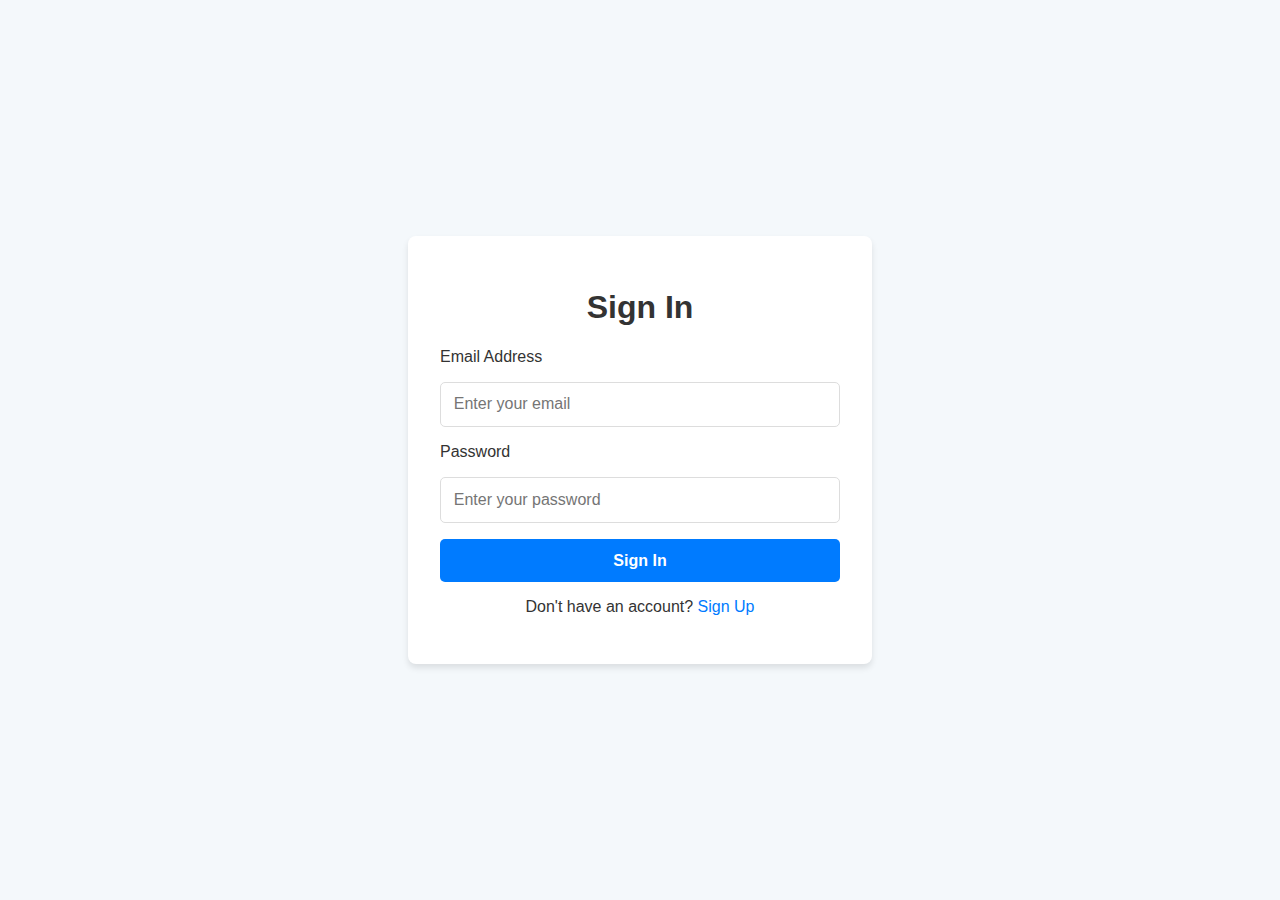
<file: index.html>
<!DOCTYPE html>
<html lang="en">
<head>
  <meta charset="UTF-8">
  <meta name="viewport" content="width=device-width, initial-scale=1.0">
  <title>Sign In / Sign Up</title>
  <link rel="stylesheet" href="styles.css">
</head>
<body>
  <div class="container">
    <!-- Sign-In Form -->
    <div id="signin-section">
      <h1>Sign In</h1>
      <form id="signin-form">
        <label for="signin-email">Email Address</label>
        <input type="email" id="signin-email" placeholder="Enter your email" required>

        <label for="signin-password">Password</label>
        <input type="password" id="signin-password" placeholder="Enter your password" required>

        <button type="submit">Sign In</button>
      </form>
      <p>Don't have an account? <a id="go-to-signup">Sign Up</a></p>
    </div>

    <!-- Sign-Up Form -->
    <div id="signup-section" class="hidden">
      <h1>Sign Up</h1>
      <form id="signup-form">
        <label for="first-name">First Name</label>
        <input type="text" id="first-name" placeholder="Enter your first name" required>

        <label for="last-name">Last Name</label>
        <input type="text" id="last-name" placeholder="Enter your last name" required>

        <label for="signup-email">Email Address</label>
        <input type="email" id="signup-email" placeholder="Enter your email" required>

        <label for="signup-password">Password</label>
        <input type="password" id="signup-password" placeholder="Create a password" required>

        <label for="confirm-password">Confirm Password</label>
        <input type="password" id="confirm-password" placeholder="Confirm your password" required>

        <label for="phone">Phone Number</label>
        <input type="tel" id="phone" placeholder="Enter your phone number" required>

        <button type="submit">Sign Up</button>
      </form>
      <p>Already have an account? <a id="go-to-signin">Sign In</a></p>
    </div>
  </div>
  <script src="script.js"></script>
</body>
</html>
</file>
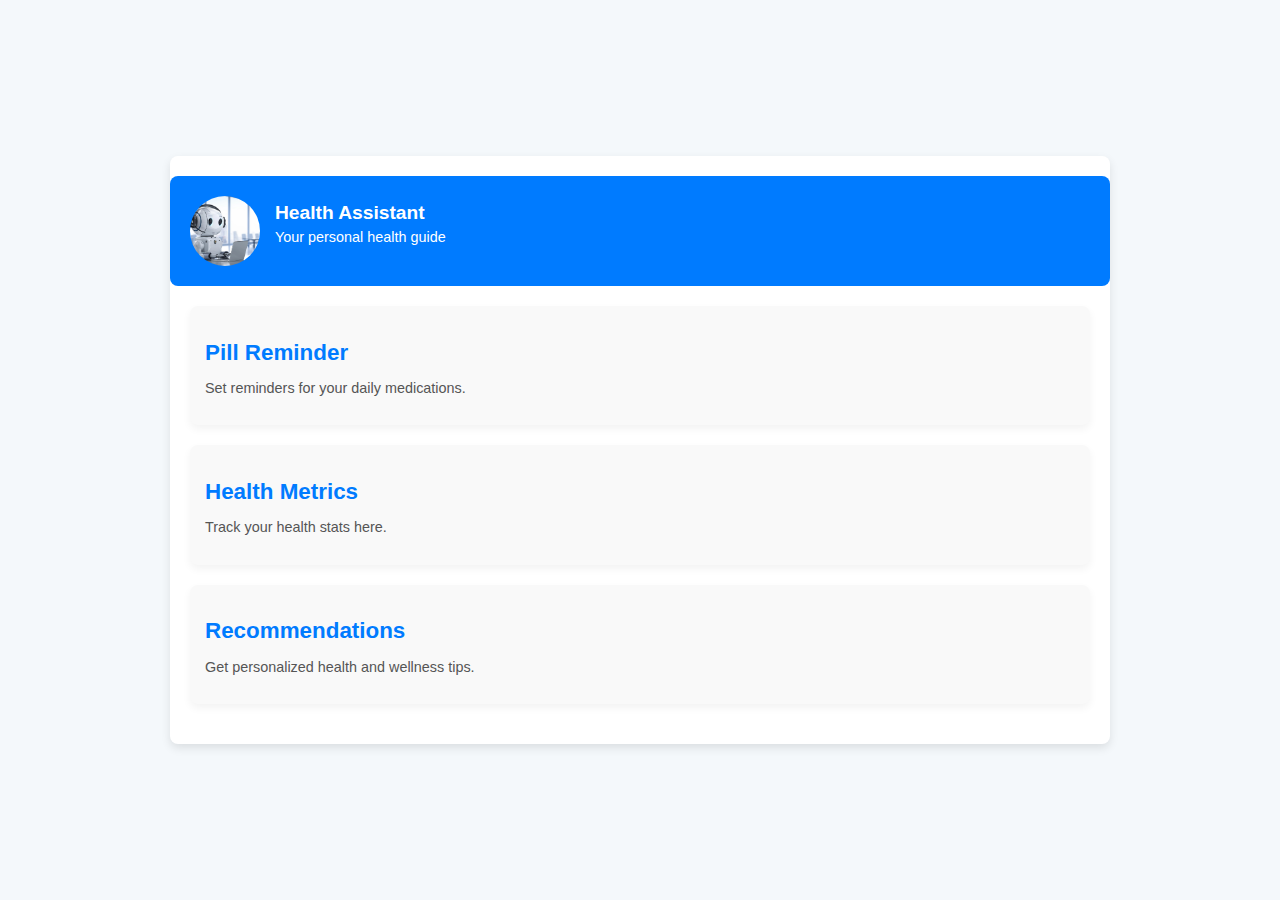
<file: dashboard.html>
<!DOCTYPE html>
<html lang="en">
<head>
  <meta charset="UTF-8">
  <meta name="viewport" content="width=device-width, initial-scale=1.0">
  <title>Dashboard</title>
  <link rel="stylesheet" href="dashboard.css">
</head>
<body>

  <div class="dashboard-container">
    <div class="chatbot-box">
      <div class="chatbot-icon">
        <img src="chatbot.jpg" alt="Chatbot Icon" />
      </div>
      <div class="chatbot-info">
        <h3>Health Assistant</h3>
        <p>Your personal health guide</p>
      </div>
    </div>

    <!-- Dashboard HTML -->

<div class="dashboard-content">
  <section>
    <h2><a href="pill_reminder.html" class="link">Pill Reminder</a></h2>
    <p>Set reminders for your daily medications.</p>
  </section>
  <section>
    <h2><a href="health_metrics.html" class="link">Health Metrics</a></h2>
    <p>Track your health stats here.</p>
  </section>
  <section>
    <h2>Recommendations</h2>
    <p>Get personalized health and wellness tips.</p>
  </section>
</div>

  </div>

  <script src="script.js"></script>
</body>
</html>
</file>
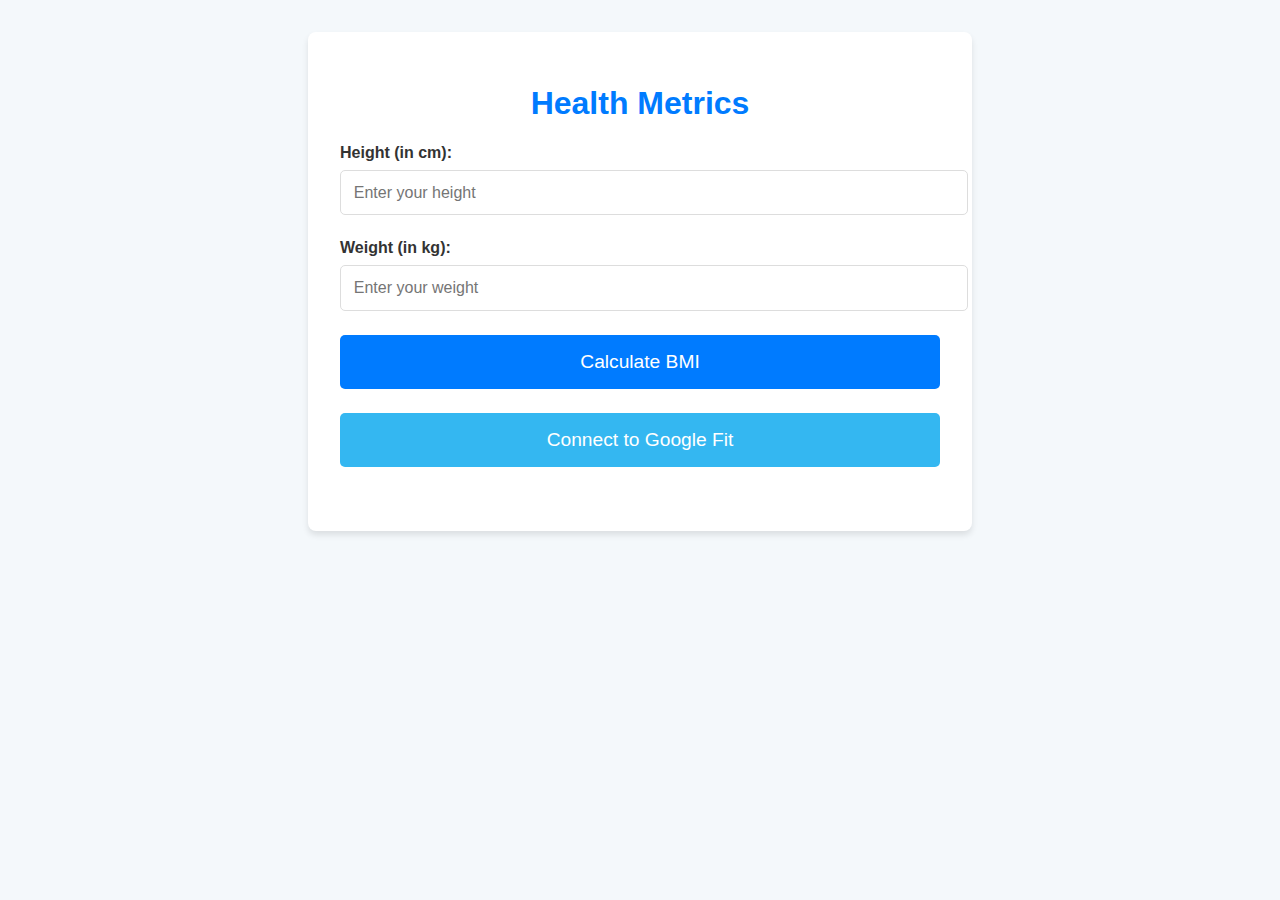
<file: health_metrics.html>
<!DOCTYPE html>
<html lang="en">
<head>
  <meta charset="UTF-8">
  <meta name="viewport" content="width=device-width, initial-scale=1.0">
  <title>Health Metrics</title>
  <style>
    /* General Styles */
    body {
      font-family: 'Segoe UI', Tahoma, Geneva, Verdana, sans-serif;
      margin: 0;
      padding: 0;
      background: #f4f8fb;
      color: #333;
    }

    .container {
      max-width: 600px;
      margin: 2rem auto;
      background: #fff;
      padding: 2rem;
      border-radius: 8px;
      box-shadow: 0px 4px 6px rgba(0, 0, 0, 0.1);
    }

    h1 {
      text-align: center;
      font-size: 2rem;
      color: #007bff;
    }

    .form-group {
      margin-bottom: 1.5rem;
    }

    .form-group label {
      font-weight: bold;
    }

    .form-group input {
      width: 100%;
      padding: 0.8rem;
      margin-top: 0.5rem;
      border-radius: 5px;
      border: 1px solid #ddd;
      font-size: 1rem;
    }

    .result {
      margin-top: 1.5rem;
      font-weight: bold;
      font-size: 1.2rem;
    }

    .result span {
      color: #007bff;
    }

    .btn {
      display: block;
      width: 100%;
      padding: 1rem;
      font-size: 1.2rem;
      background-color: #007bff;
      color: white;
      border: none;
      border-radius: 5px;
      cursor: pointer;
      margin-top: 1rem;
    }

    .btn:hover {
      background-color: #0056b3;
    }

    .metrics-result {
      margin-top: 2rem;
    }

    .metrics-result p {
      font-size: 1.2rem;
    }

    .metrics-result span {
      color: #007bff;
    }

    .connect-googlefit {
      margin-top: 1rem;
      background-color: #34b7f1;
    }

    .connect-googlefit:hover {
      background-color: #0288d1;
    }

  </style>
</head>
<body>

  <div class="container">
    <h1>Health Metrics</h1>

    <!-- Height and Weight Form -->
    <div class="form-group">
      <label for="height">Height (in cm):</label>
      <input type="number" id="height" placeholder="Enter your height" />
    </div>
    <div class="form-group">
      <label for="weight">Weight (in kg):</label>
      <input type="number" id="weight" placeholder="Enter your weight" />
    </div>

    <button class="btn" onclick="calculateBMI()">Calculate BMI</button>

    <div class="result" id="bmiResult"></div>

    <!-- Connect to Google Fit -->
    <button class="btn connect-googlefit" onclick="connectGoogleFit()">Connect to Google Fit</button>

    <!-- Google Fit Metrics -->
    <div class="metrics-result" id="googleFitMetrics"></div>
  </div>

  <script>
    // Function to calculate BMI
    function calculateBMI() {
      const height = document.getElementById('height').value;
      const weight = document.getElementById('weight').value;

      if (!height || !weight) {
        alert('Please enter both height and weight!');
        return;
      }

      // Convert height to meters
      const heightInMeters = height / 100;
      // Calculate BMI
      const bmi = (weight / (heightInMeters * heightInMeters)).toFixed(2);

      // Determine BMI classification
      let classification = '';
      if (bmi < 18.5) {
        classification = 'Underweight';
      } else if (bmi >= 18.5 && bmi <= 24.9) {
        classification = 'Normal weight';
      } else {
        classification = 'Overweight';
      }

      // Display the result
      document.getElementById('bmiResult').innerHTML = `Your BMI: <span>${bmi}</span> (${classification})`;
    }

    // Function to simulate connection to Google Fit
    function connectGoogleFit() {
      // Simulate Google Fit data (mocked data for this example)
      const heartRate = Math.floor(Math.random() * (100 - 60 + 1)) + 60;  // Random heart rate between 60 and 100
      const stepsWalked = Math.floor(Math.random() * (15000 - 5000 + 1)) + 5000;  // Random steps between 5000 and 15000
      const caloriesBurnt = Math.floor(Math.random() * (500 - 200 + 1)) + 200;  // Random calories burnt between 200 and 500

      // Show the data in the metrics section
      document.getElementById('googleFitMetrics').innerHTML = `
        <p>Heart Rate: <span>${heartRate} bpm</span></p>
        <p>Steps Walked: <span>${stepsWalked} steps</span></p>
        <p>Calories Burnt: <span>${caloriesBurnt} kcal</span></p>
      `;
    }
  </script>

</body>
</html>
</file>
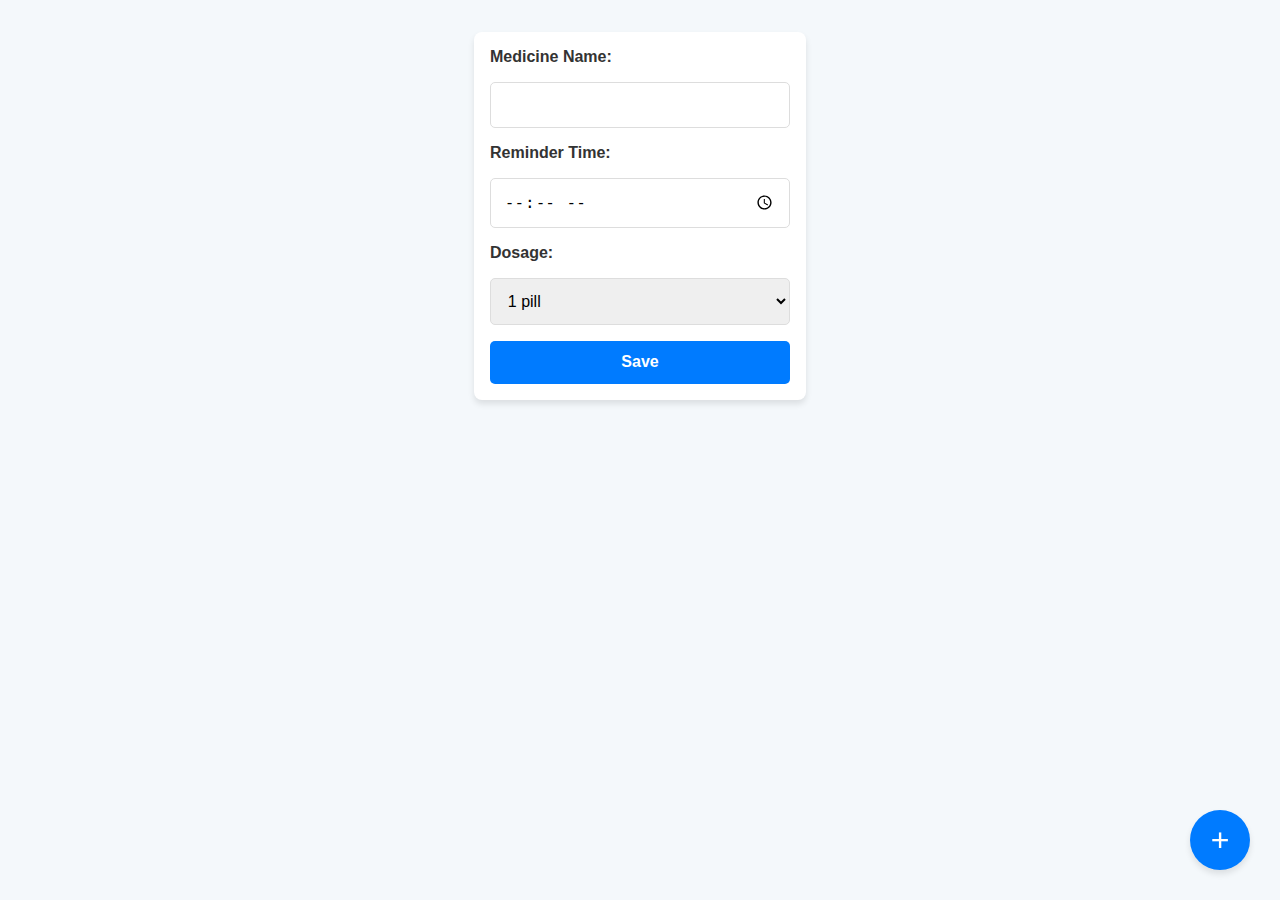
<file: pill_reminder.html>
<!DOCTYPE html>
<html lang="en">
<head>
  <meta charset="UTF-8">
  <meta name="viewport" content="width=device-width, initial-scale=1.0">
  <title>Pill Reminder</title>
  <style>
    /* General Styles */
    body {
      font-family: 'Segoe UI', Tahoma, Geneva, Verdana, sans-serif;
      margin: 0;
      padding: 0;
      background: #f4f8fb;
      color: #333;
    }

    .pill-reminder-form {
      display: flex;
      flex-direction: column;
      gap: 1rem;
      width: 300px;
      margin: 2rem auto;
      background: #ffffff;
      padding: 1rem;
      border-radius: 8px;
      box-shadow: 0px 4px 6px rgba(0, 0, 0, 0.1);
    }

    .pill-reminder-form label {
      font-weight: bold;
    }

    .pill-reminder-form input,
    .pill-reminder-form select {
      padding: 0.8rem;
      border-radius: 5px;
      border: 1px solid #ddd;
      font-size: 1rem;
    }

    .pill-reminder-form button {
      padding: 0.8rem;
      font-size: 1rem;
      font-weight: bold;
      background: #007bff;
      color: white;
      border: none;
      border-radius: 5px;
      cursor: pointer;
    }

    .pill-reminder-form button:hover {
      background: #0056b3;
    }

    /* Floating Plus Icon */
    .floating-plus {
      position: fixed;
      bottom: 30px;
      right: 30px;
      background-color: #007bff;
      color: white;
      border: none;
      border-radius: 50%;
      width: 60px;
      height: 60px;
      font-size: 2rem;
      display: flex;
      justify-content: center;
      align-items: center;
      cursor: pointer;
      box-shadow: 0px 4px 6px rgba(0, 0, 0, 0.1);
    }

    .floating-plus:hover {
      background-color: #0056b3;
    }
  </style>
</head>
<body>

  <!-- Pill Reminder Form -->
  <div id="pillReminderFormContainer">
    <form class="pill-reminder-form">
      <label for="medicineName">Medicine Name:</label>
      <input type="text" id="medicineName" name="medicineName" required>

      <label for="reminderTime">Reminder Time:</label>
      <input type="time" id="reminderTime" name="reminderTime" required>

      <label for="dosage">Dosage:</label>
      <select id="dosage" name="dosage" required>
        <option value="1">1 pill</option>
        <option value="2">2 pills</option>
        <option value="3">3 pills</option>
      </select>

      <button type="submit">Save</button>
    </form>
  </div>

  <!-- Floating Plus Button -->
  <button class="floating-plus" onclick="openPillReminderForm()">+</button>

  <script>
    // Open Pill Reminder Form
    function openPillReminderForm() {
      const formContainer = document.getElementById('pillReminderFormContainer');
      formContainer.style.display = 'block';
    }

    // Save pill reminder (mock function)
    document.querySelector('.pill-reminder-form').addEventListener('submit', function(event) {
      event.preventDefault();

      const medicineName = document.getElementById('medicineName').value;
      const reminderTime = document.getElementById('reminderTime').value;
      const dosage = document.getElementById('dosage').value;

      // Show confirmation message or save data
      alert(`Reminder saved: ${medicineName}, Time: ${reminderTime}, Dosage: ${dosage}`);
      
      // Reset form and close it
      document.querySelector('.pill-reminder-form').reset();
      document.getElementById('pillReminderFormContainer').style.display = 'none';
    });
  </script>

</body>
</html>
</file>
<file: styles.css>
/* General Styles */
body {
  font-family: 'Segoe UI', Tahoma, Geneva, Verdana, sans-serif;
  margin: 0;
  padding: 0;
  background: #f4f8fb;
  display: flex;
  justify-content: center;
  align-items: center;
  min-height: 100vh;
  color: #333;
}

.container {
  background: #ffffff;
  padding: 2rem;
  border-radius: 8px;
  box-shadow: 0px 4px 6px rgba(0, 0, 0, 0.1);
  width: 90%;
  max-width: 400px;
  text-align: center;
}
#go-to-signin,#go-to-signup{
  cursor: pointer;
}
/* Form Styling */
form {
  display: flex;
  flex-direction: column;
  gap: 1rem;
}

label {
  font-size: 1rem;
  font-weight: 500;
  text-align: left;
}

input {
  padding: 0.8rem;
  font-size: 1rem;
  border: 1px solid #ddd;
  border-radius: 5px;
  transition: border-color 0.3s;
}

input:focus {
  border-color: #007bff;
  outline: none;
}

button {
  padding: 0.8rem;
  font-size: 1rem;
  font-weight: bold;
  color: white;
  background: #007bff;
  border: none;
  border-radius: 5px;
  cursor: pointer;
  transition: background 0.3s ease;
}

button:hover {
  background: #0056b3;
}

p a {
  color: #007bff;
  text-decoration: none;
}

p a:hover {
  text-decoration: underline;
}

section {
  background: #ffffff;
  margin-bottom: 1rem;
  padding: 1rem;
  border-radius: 8px;
  box-shadow: 0px 4px 6px rgba(0, 0, 0, 0.1);
}

section h2 {
  color: #007bff;
  margin-bottom: 0.5rem;
}

.hidden {
  display: none;
}
</file>
<file: dashboard.css>
/* General Styles */
body {
    font-family: 'Segoe UI', Tahoma, Geneva, Verdana, sans-serif;
    margin: 0;
    padding: 0;
    background: #f4f8fb;
    display: flex;
    justify-content: center;
    align-items: center;
    min-height: 100vh;
    color: #333;
  }
  
  .dashboard-container {
    background: #ffffff;
    width: 90%;
    max-width: 900px;
    border-radius: 8px;
    box-shadow: 0px 4px 10px rgba(0, 0, 0, 0.1);
    padding: 20px;
    display: flex;
    flex-direction: column;
    align-items: center;
  }
  
  /* Remove unwanted arrows from links, buttons, etc. */
  a, button, li {
    list-style-type: none;
    text-decoration: none;
    background: none;
    border: none;
    padding: 0;
    margin: 0;
  }
  
  /* Chatbot Box */
  .chatbot-box {
    background-color: #007bff;
    color: white;
    width: 100%;
    padding: 20px;
    border-radius: 8px;
    display: flex;
    align-items: center;
    margin-bottom: 20px;
    justify-content: left;
  }
  
  .chatbot-icon {
    width: 70px;
    height: 70px;
    margin-right: 15px;
    
  }
  
  .chatbot-icon img {
    width: 100%;
    height: 100%;
    object-fit: cover;
    border-radius: 50%; 
  }
  
  .chatbot-info h3 {
    font-size: 1.2rem;
    margin: 0;
  }
  
  .chatbot-info p {
    font-size: 0.9rem;
    margin-top: 5px;
  }
  
  /* Dashboard Content */
  .dashboard-content {
    width: 100%;
  }
  
  .dashboard-content section {
    background: #f9f9f9;
    margin-bottom: 20px;
    padding: 15px;
    border-radius: 8px;
    box-shadow: 0 4px 8px rgba(0, 0, 0, 0.05);
  }
  
  .dashboard-content h2 {
    color: #007bff;
    font-size: 1.4rem;
    margin-bottom: 10px;
  }
  
  .dashboard-content p {
    font-size: 0.9rem;
    color: #555;
  }
  .link{
    color: #007bff;
  }
</file>
